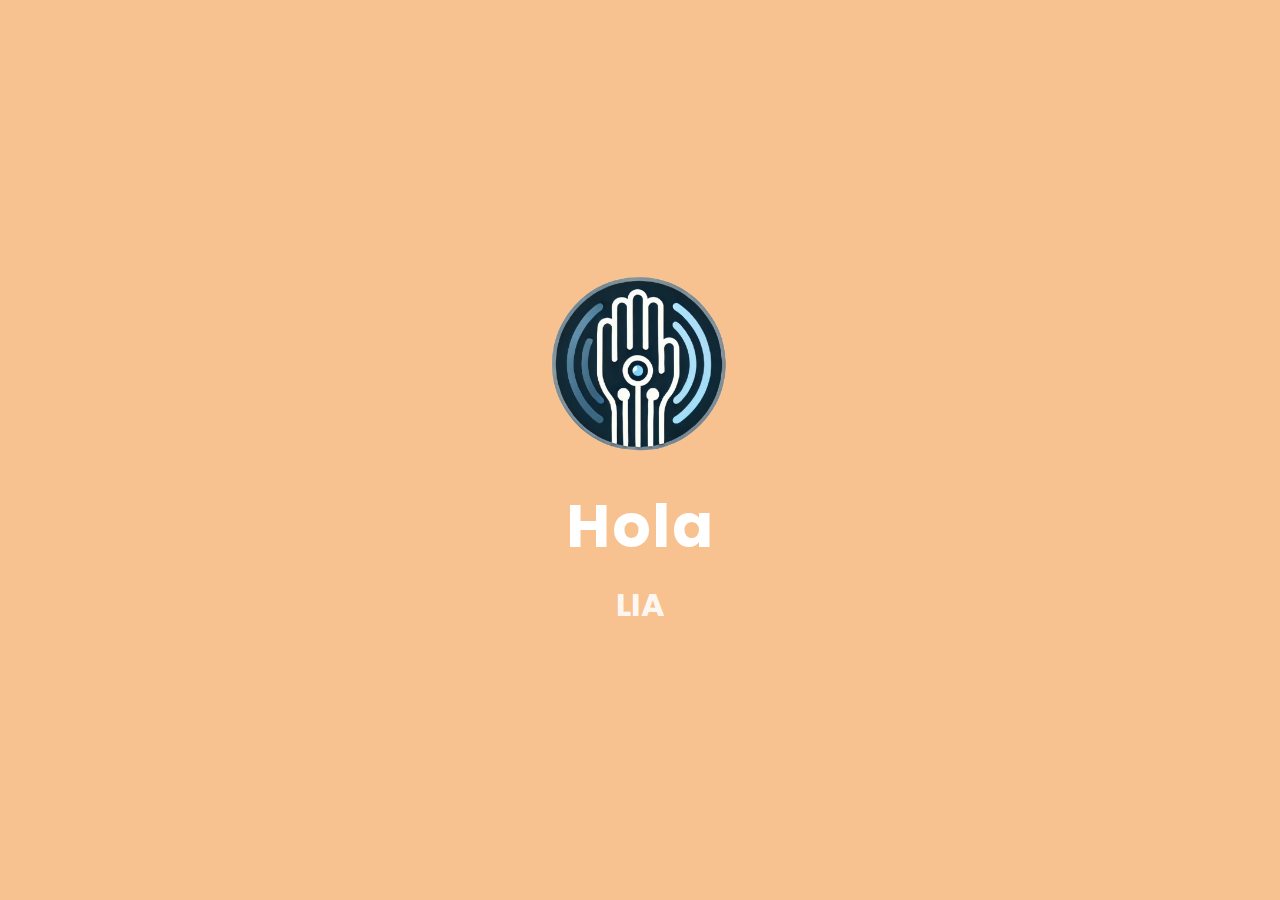
<file: index.html>
<!DOCTYPE html>
<html lang="es">
<head>
    <meta charset="UTF-8">
    <meta name="viewport" content="width=device-width, initial-scale=1.0">
    <title>LIA</title>
    <link rel="icon" type="image/png" href="img/logo_no_background-removebg-preview.png"> 
    <link rel="stylesheet" href="https://cdnjs.cloudflare.com/ajax/libs/font-awesome/6.0.0-beta3/css/all.min.css">
    <link href="https://fonts.googleapis.com/css2?family=Poppins:wght@400;600&display=swap" rel="stylesheet">
    <link rel="stylesheet" href="style.css">
</head>
<body>

    <!-- Splash Screen -->
    <div id="splash-screen">
        <div class="splash-content">
            <img src="img/logo_no_background-removebg-preview.png" alt="LIA Logo" class="logo">
            <h1>Hola</h1>
            <h2>LIA</h2>
        </div>
    </div>

    <!-- Main Content -->
    <div id="main-content" style="display: none;">
        <div class="container">
            <div class="header">
                <div class="logo">
                    <img src="img/logo_no_background-removebg-preview.png" alt="LIA Logo">
                </div>
                <div class="welcome-text">
                    <h1>¡Bienvenidos!</h1>
                    <h2>LIA</h2>
                </div>
            </div>

            <div class="buttons">
                <a href="manual.html" class="btn"><i class="fa-solid fa-circle-info"></i> Manual</a>
                <a href="camara.html" class="btn"><i class="fa-solid fa-circle-down"></i> Continue</a>
                <a href="proposito.html" class="btn"><i class="fa-solid fa-address-book"></i> Propósito</a>
            </div>
        </div>
    </div>

    <script>
        // JavaScript for splash screen fade-out
        window.addEventListener("load", function() {
            setTimeout(function() {
                document.getElementById('splash-screen').classList.add('fade-out');
                setTimeout(function() {
                    document.getElementById('splash-screen').style.display = 'none';
                    document.getElementById('main-content').style.display = 'block';
                }, 1000);
            }, 2000);
        });
    </script>
</body>
</html>
</file>
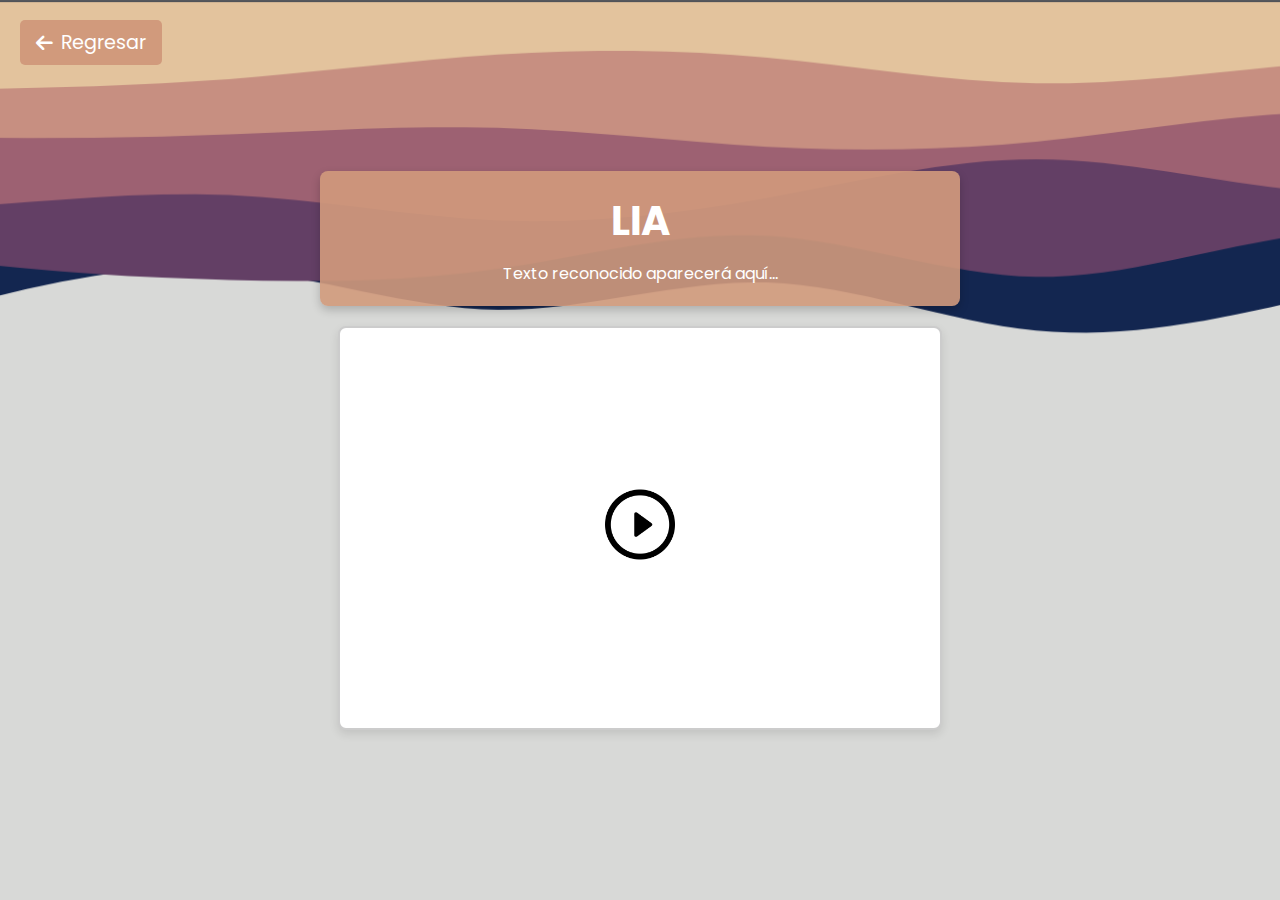
<file: camara.html>
<!DOCTYPE html>
<html lang="en">
<head>
    <meta charset="UTF-8">
    <meta name="viewport" content="width=device-width, initial-scale=1.0">
    <title>LIA - Camara</title>
    <link rel="icon" type="image/png" href="img/logo_no_background-removebg-preview.png"> 
    <link rel="stylesheet" href="https://cdnjs.cloudflare.com/ajax/libs/font-awesome/6.0.0-beta3/css/all.min.css">
    <link href="https://fonts.googleapis.com/css2?family=Poppins:wght@400;600&display=swap" rel="stylesheet">
    <link rel="stylesheet" href="style-camara.css">
</head>
<body>
    
    <!-- Botón de regreso -->
    <a href="index.html" class="back-button">
        <i class="fas fa-arrow-left"></i> Regresar
    </a>

    <div class="header">
        <h1>LIA</h1>
        <div id="recognizedText">Texto reconocido aparecerá aquí...</div>
    </div>

    <div class="container">
        <div class="icon-container">
            <img id="playIcon" src="img/play-icon.png" alt="Play" class="play-icon">
        </div>
        <video id="cameraVideo" autoplay playsinline class="camera-video"></video>
        <canvas id="cameraCanvas" class="camera-canvas"></canvas>
    </div>

    <script src="camara.js"></script>
</body>
</html>
</file>
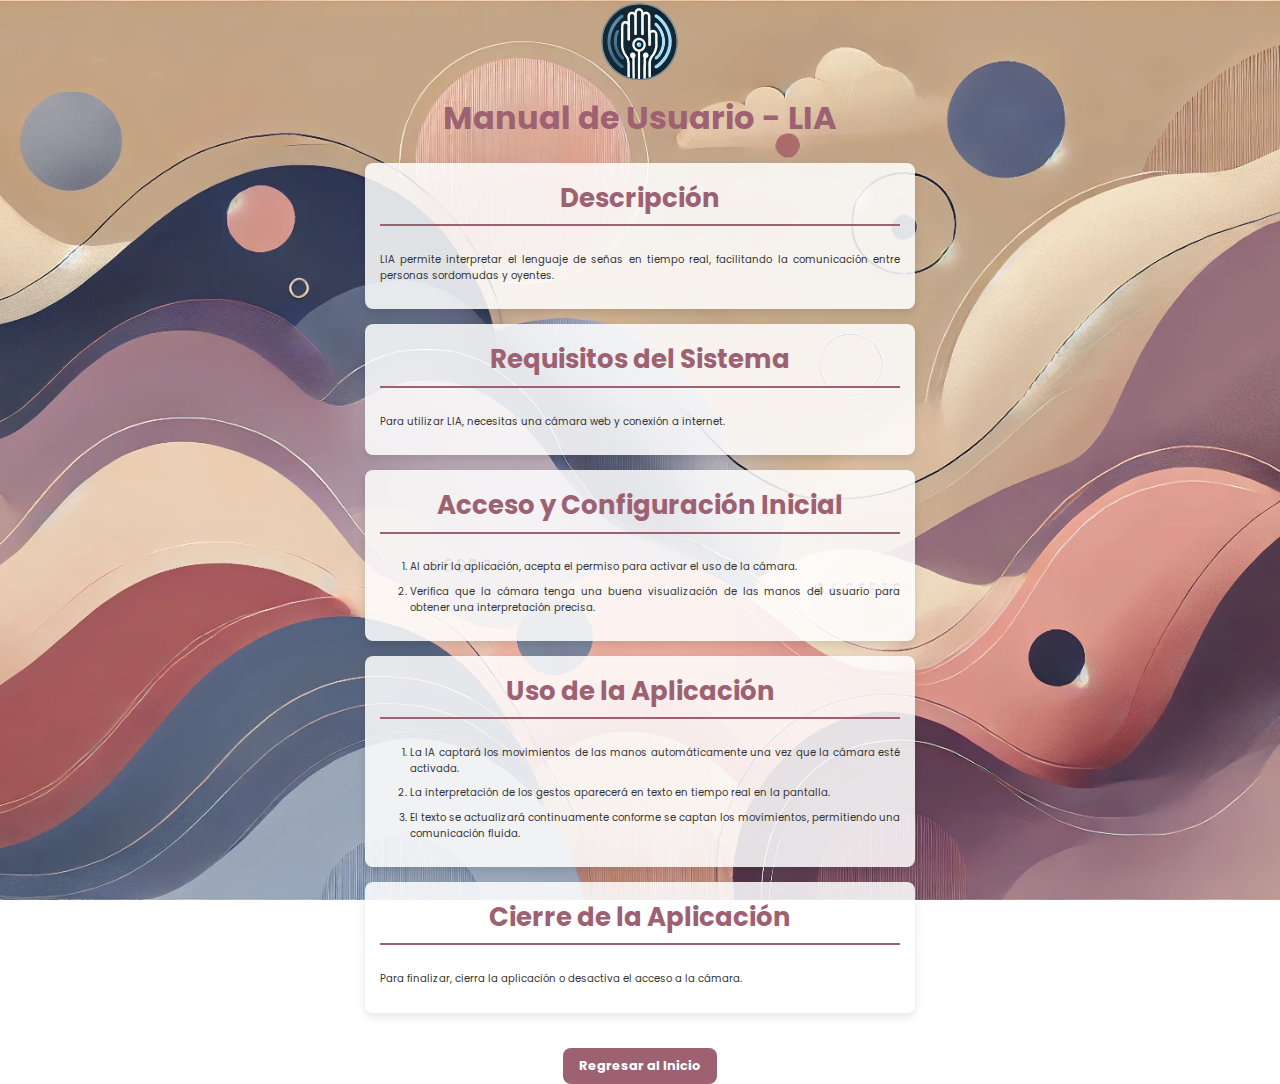
<file: manual.html>
<!DOCTYPE html>
<html lang="es">
<head>
    <meta charset="UTF-8">
    <meta name="viewport" content="width=device-width, initial-scale=1.0">
    <title>Manual de Usuario - LIA</title>
    <link rel="icon" type="image/png" href="img/logo_no_background-removebg-preview.png">
    <link href="https://fonts.googleapis.com/css2?family=Poppins:wght@400;600&display=swap" rel="stylesheet">
    <link rel="stylesheet" href="style-manual.css">
</head>
<body>
    <header>
        <img src="img/logo_no_background-removebg-preview.png" alt="Logo de LIA" class="logo">
        <h1>Manual de Usuario - LIA</h1>
    </header>

    <section>
        <div class="section-content">
            <h3>Descripción</h3>
            <p>LIA permite interpretar el lenguaje de señas en tiempo real, facilitando la comunicación entre personas sordomudas y oyentes.</p>
        </div>

        <div class="section-content">
            <h3>Requisitos del Sistema</h3>
            <p>Para utilizar LIA, necesitas una cámara web y conexión a internet.</p>
        </div>

        <div class="section-content">
            <h3>Acceso y Configuración Inicial</h3>
            <ol>
                <li>Al abrir la aplicación, acepta el permiso para activar el uso de la cámara.</li>
                <li>Verifica que la cámara tenga una buena visualización de las manos del usuario para obtener una interpretación precisa.</li>
            </ol>
        </div>

        <div class="section-content">
            <h3>Uso de la Aplicación</h3>
            <ol>
                <li>La IA captará los movimientos de las manos automáticamente una vez que la cámara esté activada.</li>
                <li>La interpretación de los gestos aparecerá en texto en tiempo real en la pantalla.</li>
                <li>El texto se actualizará continuamente conforme se captan los movimientos, permitiendo una comunicación fluida.</li>
            </ol>
        </div>

        <div class="section-content">
            <h3>Cierre de la Aplicación</h3>
            <p>Para finalizar, cierra la aplicación o desactiva el acceso a la cámara.</p>
        </div>

        <div class="back-button-container">
            <a href="index.html" class="back-button">Regresar al Inicio</a>
        </div>
    </section>
</body>
</html>
</file>
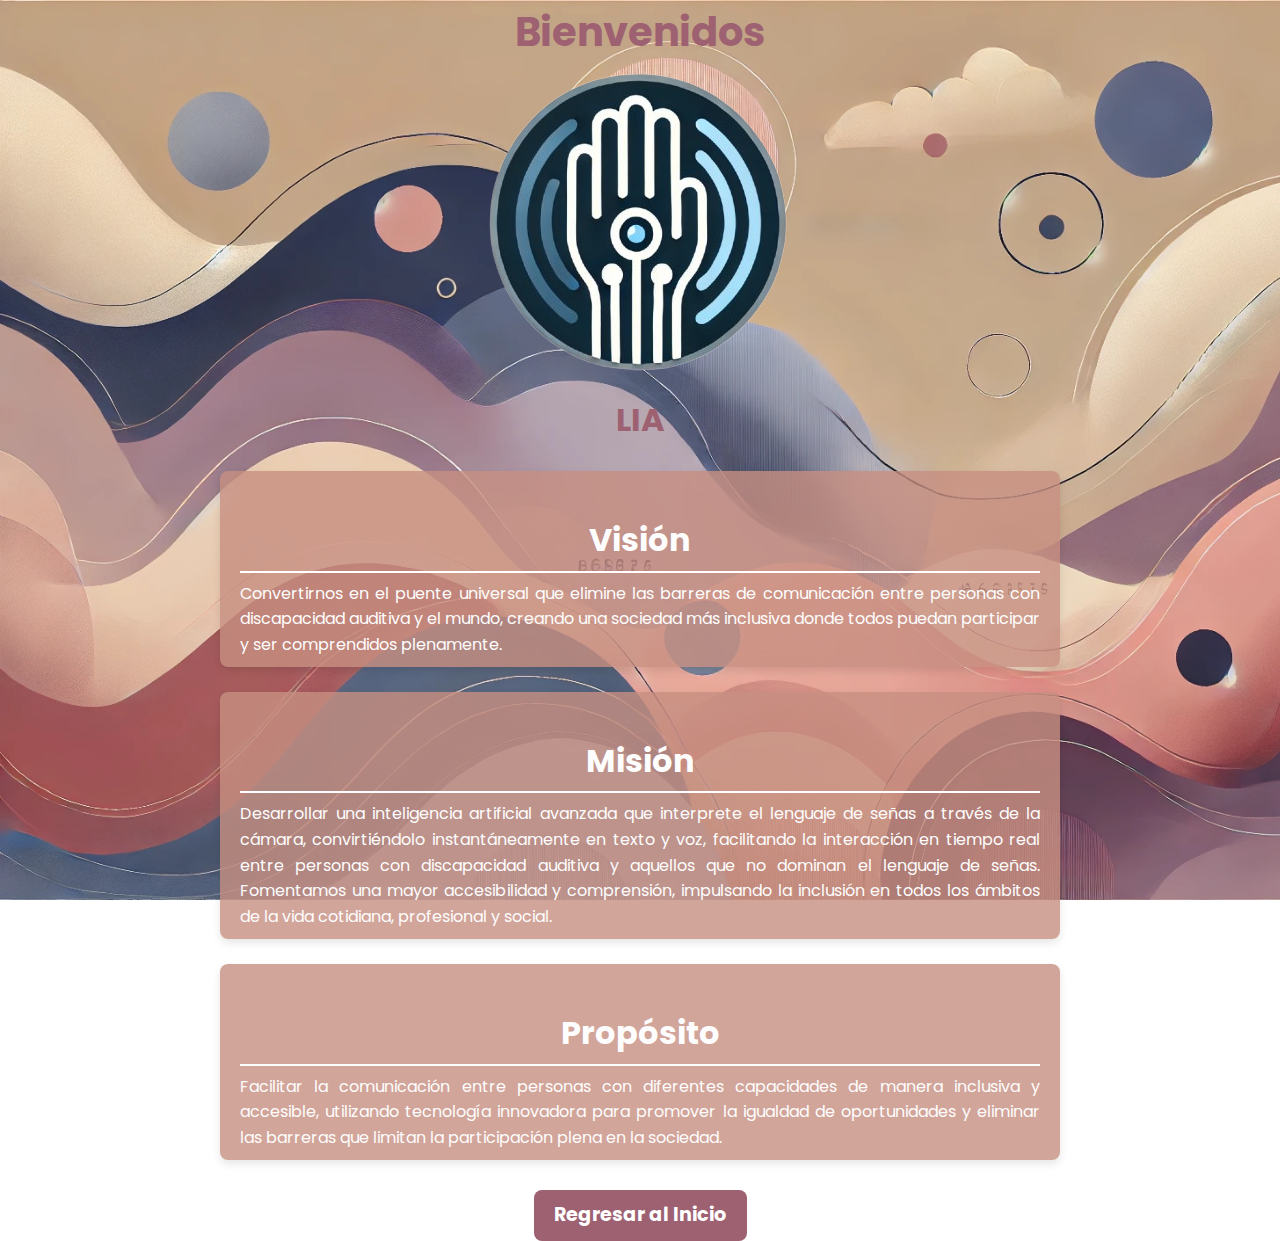
<file: proposito.html>
<!DOCTYPE html>
<html lang="es">
<head>
    <meta charset="UTF-8">
    <meta name="viewport" content="width=device-width, initial-scale=1.0">
    <title>LIA - Proposito</title>
    <link rel="icon" type="image/png" href="img/logo_no_background-removebg-preview.png"> 
    <link href="https://fonts.googleapis.com/css2?family=Poppins:wght@400;600&display=swap" rel="stylesheet">
<link rel="stylesheet" href="style-proposito.css">
</head>
<body>
    <header>
        <h1>Bienvenidos</h1>
        <div class="logo">
            <a href="index.html"> <img src="img/logo_no_background-removebg-preview.png" alt="HandSpeak AI Logo" ></a>
        </div>
        <h2>LIA</h2>
    </header>
    <section>
        <div class="vision">
            <h3>Visión</h3>
            <p>Convertirnos en el puente universal que elimine las barreras de comunicación 
                entre personas con discapacidad auditiva y el mundo, creando una sociedad más 
                inclusiva donde todos puedan participar y ser comprendidos plenamente.</p>
        </div>
        <div class="mision">
            <h3>Misión</h3>
            <p>Desarrollar una inteligencia artificial avanzada que interprete el lenguaje de 
                señas a través de la cámara, convirtiéndolo instantáneamente en texto y voz, 
                facilitando la interacción en tiempo real entre personas con discapacidad auditiva 
                y aquellos que no dominan el lenguaje de señas. Fomentamos una mayor accesibilidad 
                y comprensión, impulsando la inclusión en todos los ámbitos de la vida cotidiana, 
                profesional y social.</p>
        </div>
        <div class="proposito">
            <h3>Propósito</h3>
            <p>Facilitar la comunicación entre personas con diferentes capacidades de manera inclusiva 
                y accesible, utilizando tecnología innovadora para promover la igualdad de oportunidades 
                y eliminar las barreras que limitan la participación plena en la sociedad.</p>
        </div>
    </section>
    <div class="back-button-container">
        <a href="index.html" class="back-button">Regresar al Inicio</a>
    </div>
</body>
</html>
</file>
<file: style.css>
/* Global Styles */
* {
    margin: 0;
    padding: 0;
    box-sizing: border-box;
    font-family: 'Poppins', sans-serif;
}

/* Body Styling */
body {
    background-image: url('img/Fondo principal.png');
    background-size: cover;
    background-position: center;
    display: flex;
    justify-content: center;
    align-items: center;
    height: 100vh;
    color: #333;
}

/* Splash Screen Styles */
#splash-screen {
    position: absolute;
    width: 100%;
    height: 100%;
    background-color: #f8c290;
    display: flex;
    justify-content: center;
    align-items: center;
    z-index: 1000;
    transition: opacity 1s ease-in-out;
    opacity: 1;
}

#splash-screen.fade-out {
    opacity: 0;
}

.splash-content {
    text-align: center;
    animation: fadeIn 1s ease-out forwards;
}

.splash-content .logo {
    width: 180px; /* Aumentado para ser más prominente */
    height: auto;
    margin-bottom: 20px;
}

.splash-content h1 {
    font-size: 60px; /* Aumentado el tamaño de fuente */
    color: #fff;
    margin-bottom: 10px;
    letter-spacing: 1.5px;
}

.splash-content h2 {
    font-size: 32px; /* Aumentado el tamaño de fuente */
    color: rgba(255, 255, 255, 0.9);
}

/* Keyframe for fade-in */
@keyframes fadeIn {
    0% { opacity: 0; transform: translateY(-20px); }
    100% { opacity: 1; transform: translateY(0); }
}

/* Main Content Container */
.container {
    text-align: center;
    background-color: rgba(255, 255, 255, 0.9);
    padding: 50px; /* Incrementado para un diseño más espacioso */
    border-radius: 20px;
    box-shadow: 0px 6px 16px rgba(0, 0, 0, 0.15);
    max-width: 500px; /* Ancho incrementado */
}

.header {
    display: flex;
    flex-direction: column;
    align-items: center;
    gap: 15px;
    margin-bottom: 25px;
}

.logo img {
    width: 100px; /* Aumentado para destacar el logo */
    height: auto;
}

.welcome-text h1 {
    font-size: 40px;
    color: #5a5a5a;
}

.welcome-text h2 {
    font-size: 22px;
    color: #888888;
}

/* Button Styling */
.buttons {
    display: flex;
    justify-content: center;
    gap: 15px;
}

.btn {
    display: inline-block;
    padding: 10px 25px; /* Ajuste de tamaño para menor volumen */
    background-color: #D9B79A;
    color: white;
    text-decoration: none;
    border-radius: 8px;
    box-shadow: 0px 4px 8px rgba(0, 0, 0, 0.1);
    transition: background-color 0.3s ease, color 0.3s ease;
    font-size: 16px;
    font-weight: 600;
}

.btn i {
    margin-right: 8px;
}

.btn:hover {
    background-color: #b2856d;
    color: #ffffff;
}
</file>
<file: style-camara.css>
/* Configuración general del cuerpo */
body {
    font-family: 'Poppins', sans-serif;
    margin: 0;
    padding: 0;
    background-image: url('img/Fondo\ camara.png'); 
    background-size: cover;            
    background-position: center;
    background-repeat: no-repeat;
    height: 100vh;                     
    display: flex;
    justify-content: center;
    align-items: center;
    flex-direction: column;
    color: #333;
}

/* Estilos para el botón de regreso */
.back-button {
    position: absolute;
    top: 20px;
    left: 20px;
    font-size: 1.2em;
    color: #fff;
    text-decoration: none;
    padding: 8px 16px;
    background-color: #d19a7c;
    border-radius: 5px;
    display: flex;
    align-items: center;
    transition: background 0.3s ease;
}

.back-button i {
    margin-right: 8px;
}

.back-button:hover {
    background-color: #c0846d;
}

/* Encabezado */
.header {
    background-color: rgba(209, 154, 124, 0.9);
    color: white;
    text-align: center;
    padding: 20px 20px;
    border-radius: 8px;
    box-shadow: 0 4px 10px rgba(0, 0, 0, 0.2);
    margin-bottom: 20px;
    max-width: 600px;
    width: 90%;
}

.header h1 {
    margin: 0;
    font-size: 2.5em;
}

.header div {
    font-size: 1em;
    margin-top: 10px;
}

/* Video y botón de Play */
.container {
    position: relative;
    width: 100%;
    max-width: 600px;
    height: 400px;
    border: 2px solid #ccc;
    box-shadow: 0px 4px 10px rgba(0, 0, 0, 0.1);
    background-color: #fff;
    border-radius: 8px;
    overflow: hidden;
}

.icon-container {
    position: absolute;
    top: 50%;
    left: 50%;
    transform: translate(-50%, -50%);
}

.play-icon {
    width: 70px;
    height: 70px;
    cursor: pointer;
    transition: transform 0.3s ease;
}

.play-icon:hover {
    transform: scale(1.1);
}

.camera-video, .camera-canvas {
    width: 100%;
    height: 100%;
    object-fit: cover;
    border-radius: 8px;
}

.camera-video {
    display: none;
}

.camera-canvas {
    display: none;
}
</file>
<file: style-manual.css>
/* Estilos generales */
body {
    font-family: 'Poppins', sans-serif;
    line-height: 1.6;
    color: #000000;
    background-image: url('img/opcion\ 2\ demas.webp');
    background-size: cover; 
    background-position: center;
    background-repeat: no-repeat;
    background-attachment: fixed; 
    justify-content: center;
    align-items: center;
    margin: 0;
    padding: 0;
}

/* Estilos del encabezado */
header {
    display: flex;
    flex-direction: column;
    align-items: center;
    text-align: center;
    color: #333;
    margin-bottom: 20px;
}
.logo {
    width: 80px;
    margin-bottom: 10px;
}
header h1 {
    font-size: 2em;
    color: #9D6172;
    margin: 0;
}

/* Estilos de las secciones */
section {
    max-width: 550px;
    margin: 0 auto;
    display: flex;
    flex-direction: column;
    gap: 15px;
}
.section-content {
    background: rgba(255, 255, 255, 0.85);
    padding: 15px;
    border-radius: 8px;
    box-shadow: 0 4px 8px rgba(0, 0, 0, 0.1);
    font-size: 0.9em; 
}
.section-content h3 {
    font-size: 1.8em;
    color: #9D6172;
    margin-top: 0;
    border-bottom: 2px solid #9D6172;
    padding-bottom: 5px;
    text-align: center;
}
.section-content p, .section-content ol {
    color: #333;
    text-align: justify;
    font-size: 0.7em; 
}

/* Estilos de lista ordenada */
.section-content ol {
    margin-left: 20px;
    padding-left: 10px;
}
.section-content ol li {
    margin-bottom: 8px;
}

/* Botón de regreso */
.back-button-container {
    text-align: center;
    margin-top: 20px;
}
.back-button {
    display: inline-block;
    padding: 8px 16px;
    background-color: #9D6172;
    color: #fff;
    border-radius: 8px;
    text-decoration: none;
    font-size: 0.8em; 
    font-weight: bold;
    transition: background-color 0.3s ease;
}
.back-button:hover {
    background-color: #7A4D5B;
}
</file>
<file: style-proposito.css>
body {
    font-family: 'Poppins', sans-serif;
    line-height: 1.6;
    color: #000000;
    background-image: url('img/opcion\ 2\ demas.webp');
    background-size: cover;
    background-attachment: fixed;
    justify-content: center;
    align-items: center;
    margin: 0;
    padding: 0px;
}

header {
    text-align: center;
    color: #000000;
    margin-bottom: 20px;
}
header h1 {
    font-size: 2.5em;
    margin: 0;
    color: #9D6172;
}
header h2 {
    font-size: 2em;
    margin-top: 10px;
    color: #9D6172;
}
section {
    display: flex;
    flex-direction: column;
    align-items: center;
    gap: 25px; 
    max-width: 800px;
    margin: 0 auto;
}
section div {
    background: rgba(199, 143, 129, 0.8);
    padding: 10px 20px; 
    border-radius: 8px;
    box-shadow: 0 4px 8px rgba(0, 0, 0, 0.1);
    width: 100%;
}

/* Title Styles */
section h3 {
    font-size: 2em; 
    color: #fdfdfd;
    text-align: center; 
    margin-bottom: 8px;
    border-bottom: 2px solid #ffffff;
    padding-bottom: 5px;
    padding-top: 1px;
}

section p {
    text-align: justify;
    margin: 0;
    color: #fdfdfd;
}

/* Botón de regreso */
.back-button-container {
    text-align: center;
    margin-top: 30px;
}
.back-button {
    display: inline-block;
    padding: 10px 20px;
    background-color: #9D6172;
    color: #fff;
    border-radius: 8px;
    text-decoration: none;
    font-size: 1.2em;
    font-weight: bold;
    transition: background-color 0.3s ease;
}
.back-button:hover {
    background-color: #7A4D5B;
}
</file>
